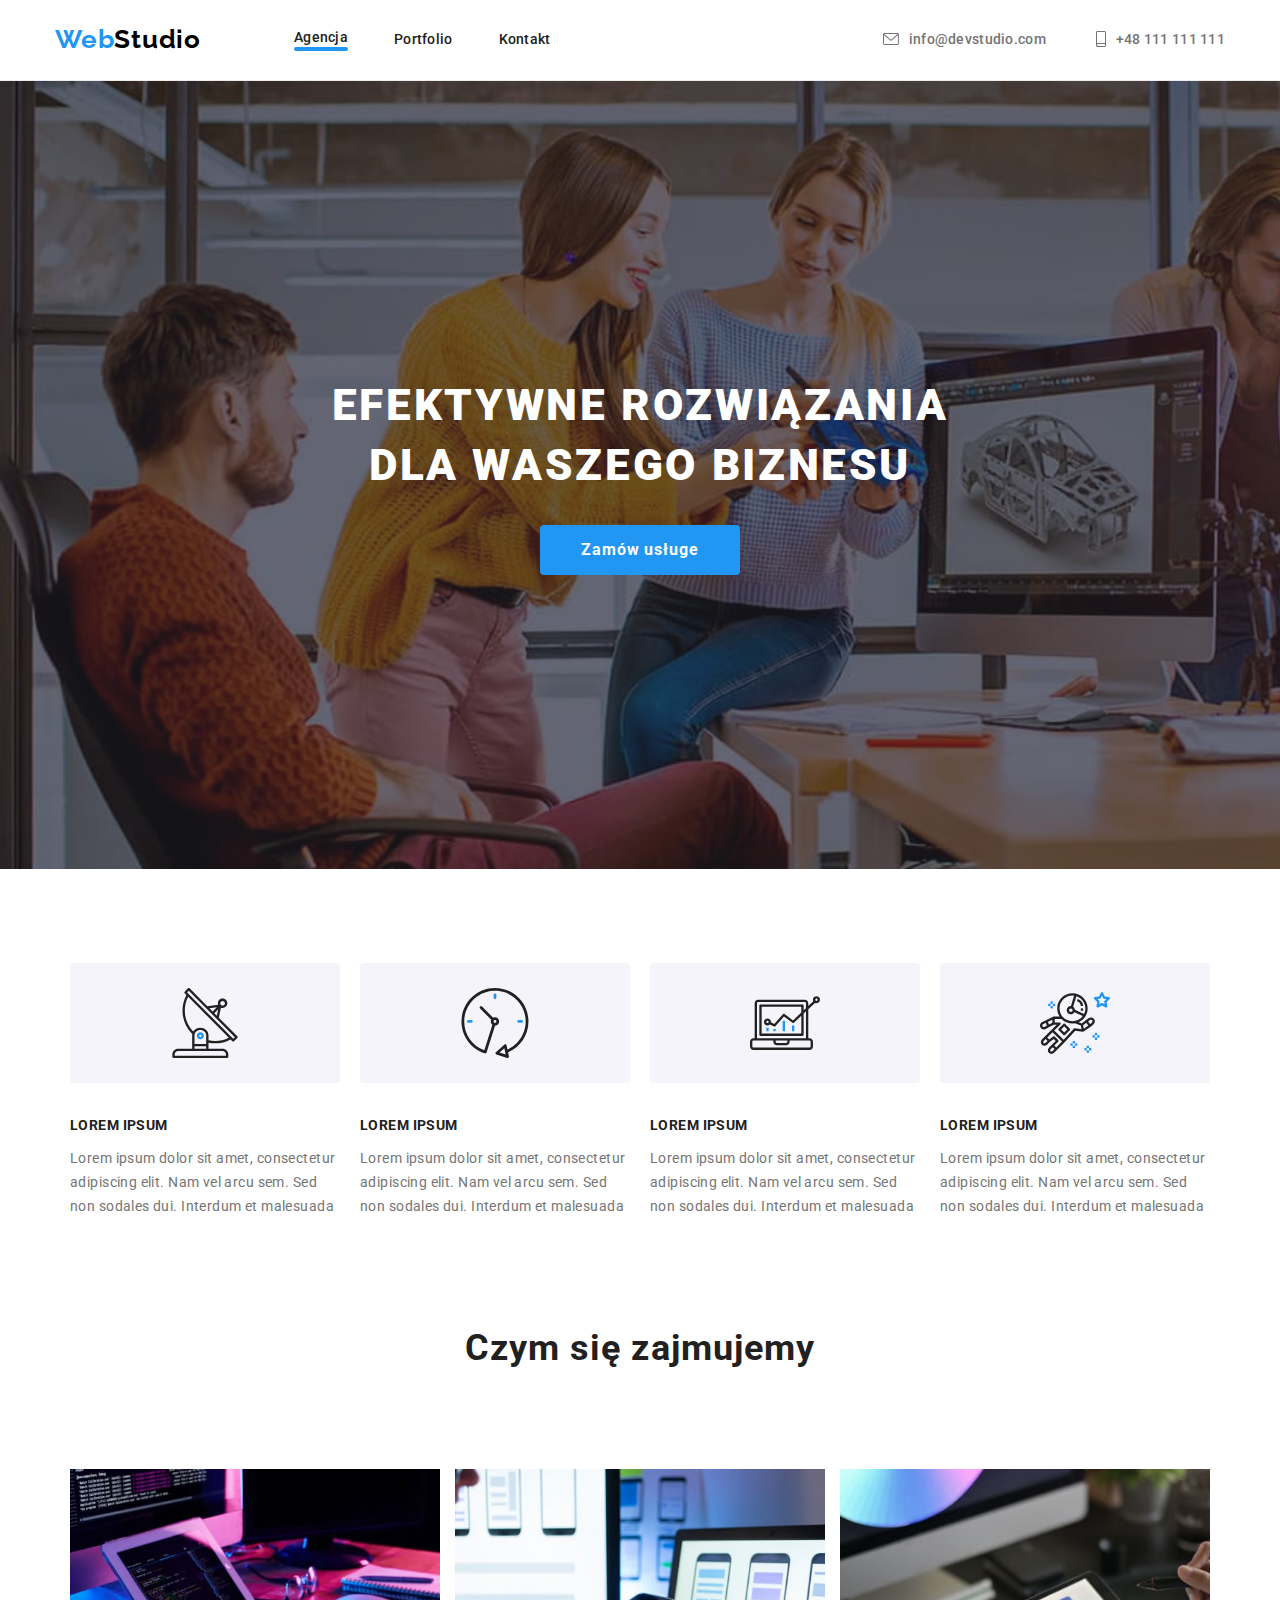
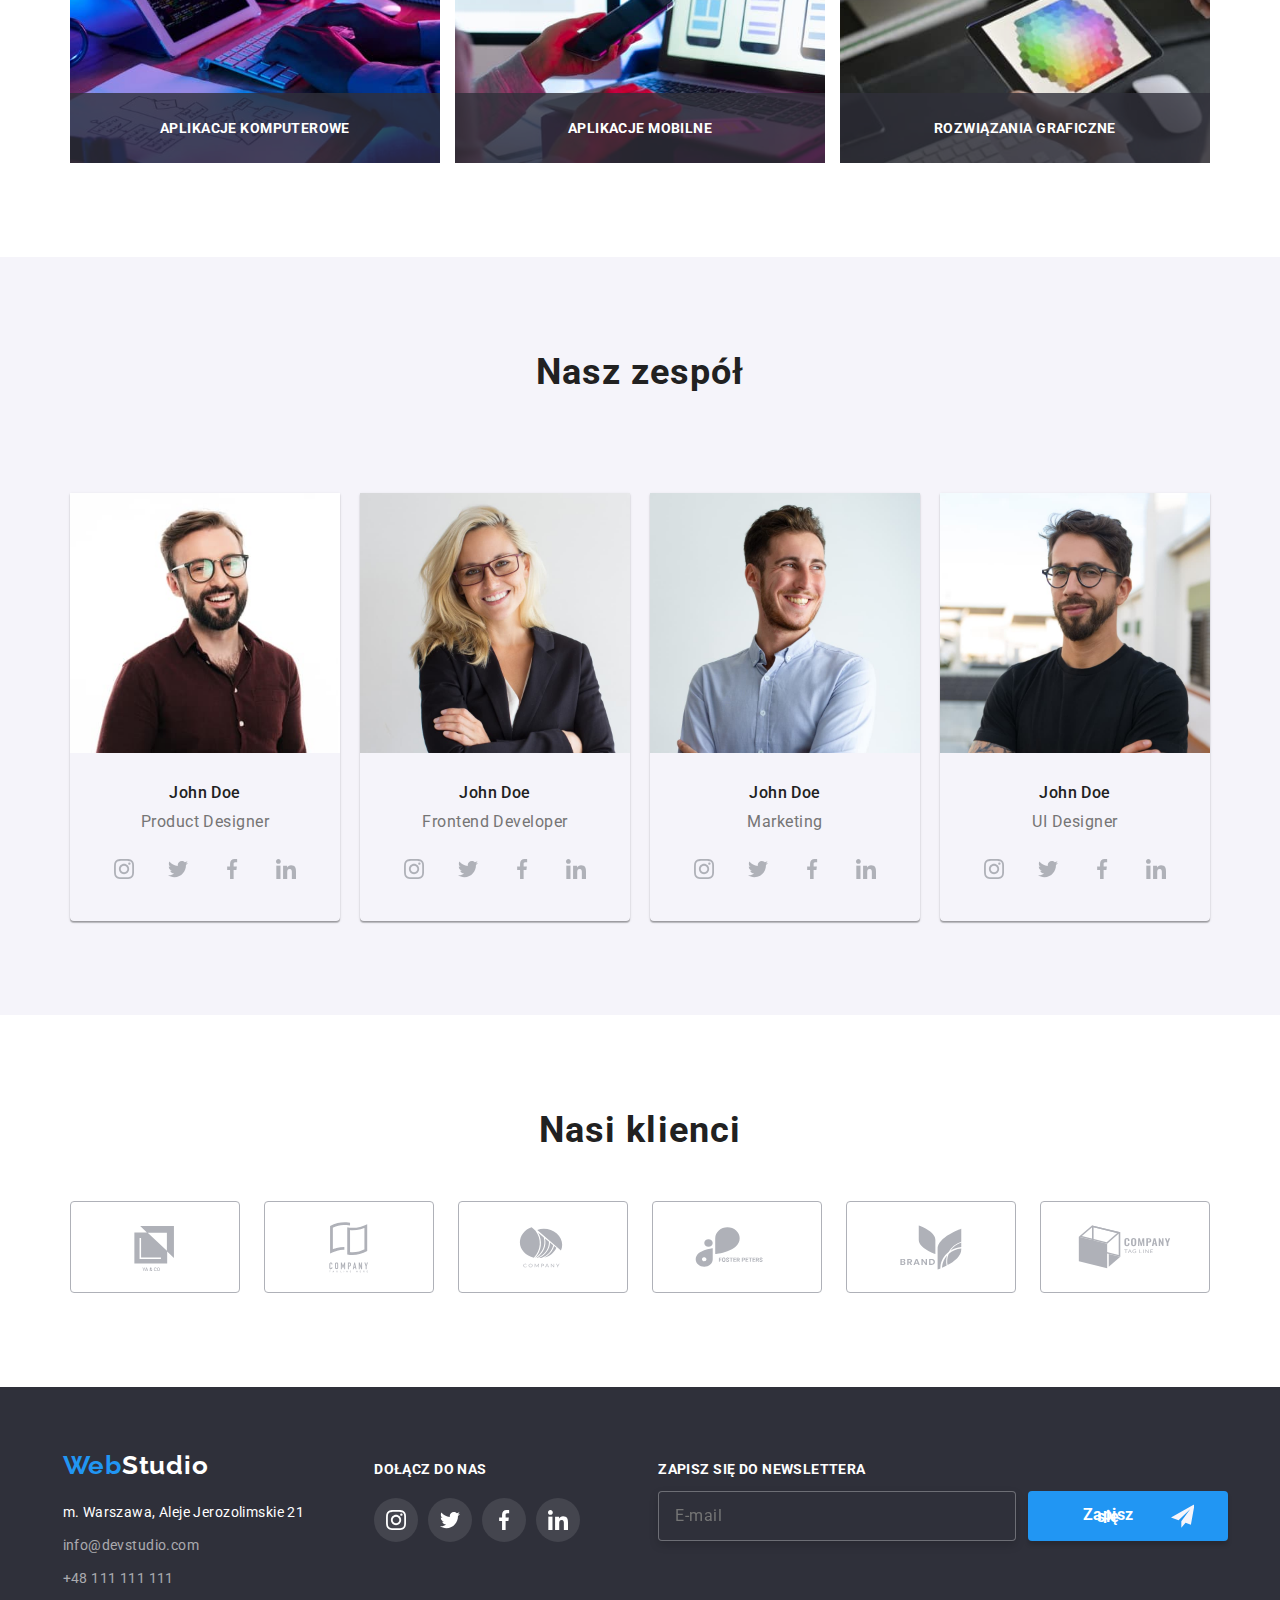
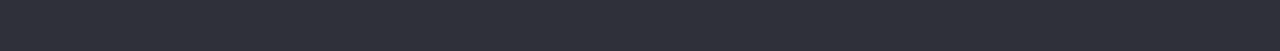
<file: index.html>
<!DOCTYPE html>
<html lang="pl">

<head>
    <meta charset="UTF-8">
    <meta http-equiv="X-UA-Compatible" content="IE=edge">
    <meta name="viewport" content="width=device-width, initial-scale=1.0">

    <link rel="stylesheet" href="https://cdnjs.cloudflare.com/ajax/libs/modern-normalize/1.0.0/modern-normalize.min.css" />
    <link rel="stylesheet" href="css/main.min.css">
    <link rel="preconnect" href="https://fonts.googleapis.com">
    <link rel="preconnect" href="https://fonts.gstatic.com" crossorigin>
    <link
        href="https://fonts.googleapis.com/css2?family=Raleway:wght@400;700&family=Roboto:wght@400;500;700;900&display=swap"
        rel="stylesheet">     
    <title>Studio</title>
</head>

<body>
    <header class="header">
        <div class="container">
            <a class="logo logo__header link" href="index.html">Web<span class="logo_light-theme">Studio</span></a>
            <nav class="navigation">
                <ul class="navigation-list">
                    <li class="navigation-list__item navigation-list__item_active">
                        <a class="navigation-list__link" href="./index.html">
                            Agencja
                        </a>
                    </li>
                    <li class="navigation-list__item">
                        <a class="navigation-list__link" href="./portfolio.html">
                            Portfolio
                        </a>
                    </li>
                    <li class="navigation-list__item">
                        <a class="navigation-list__link" href="#">
                            Kontakt
                        </a>
                    </li>
                </ul>
            </nav>

            <ul class="contact-list">
                <li class="contact-list__item">
                    <a class="contact-list__link contact-list__link_mail" href="mailto:info@devstudio.com">
                        <svg class="contact-list__icon contact-list__icon_mail-icon" width="16" height="12">
                            <use href="images/icons.svg#icon-contact-01-envelope"></use>
                        </svg>
                        info@devstudio.com
                    </a>
                </li>
                <li class="contact-list__item">
                    <a class="contact-list__link contact-list__link_tel" href="tel:48111111111">
                        <svg class="contact-list__icon contact-list__icon_smartphone-icon" width="10" height="16">
                            <use href="images/icons.svg#icon-contact-02-smartphone"></use>
                        </svg>
                        +48 111 111 111
                    </a>
                </li>
            </ul>
        </div>
    </header>

    <main>
        <!-- HERO -->
        <section class="section-hero">
            <div class="container">
                <ul class="section-hero_list">
                    <li class="section-hero-list__item">
                        <h1 class="section-hero_title">EFEKTYWNE ROZWIĄZANIA DLA WASZEGO BIZNESU</h1>
                    </li>
                    <li class="section-hero-list__item">
                        <button class="button__order" type="button" data-modal-open>Zamów usługe</button>
                    </li>
                </ul>            
            </div>
        </section>

        <!-- 4x DISCRIPTION -->
        <section class="section-discription">
            <div class="container">
                <h2 class="section-title section-title__discription" hidden> Opisy </h2>
                <ul class="discription-list list">
                    <li class="discription-list__item link">
                        <svg class="discription-list__icon" width="70" height="70">
                            <use href="images/icons.svg#icon-mark-01-antenna"></use>
                        </svg>
                        <h3 class="discription-list__item_title">LOREM IPSUM</h3>
                        <p class="discription-list__item_p">Lorem ipsum dolor sit amet, consectetur adipiscing elit. Nam vel arcu sem.
                            Sed non sodales dui. Interdum et malesuada</p>
                    </li>
                    <li class="discription-list__item">
                        <svg class="discription-list__icon" width="70" height="70">
                            <use href="images/icons.svg#icon-mark-02-clock"></use>
                        </svg>
                        <h3 class="discription-list__item_title">LOREM IPSUM</h3>
                        <p class="discription-list__item_p">Lorem ipsum dolor sit amet, consectetur adipiscing elit. Nam vel arcu sem.
                            Sed non sodales dui. Interdum et malesuada</p>
                    </li>
                    <li class="discription-list__item">
                        <svg class="discription-list__icon" width="70" height="70">
                            <use href="images/icons.svg#icon-mark-03-diagram"></use>
                        </svg>
                        <h3 class="discription-list__item_title">LOREM IPSUM</h3>
                        <p class="discription-list__item_p">Lorem ipsum dolor sit amet, consectetur adipiscing elit. Nam vel arcu sem.
                            Sed non sodales dui. Interdum et malesuada</p>
                    </li>
                    <li class="discription-list__item">
                        <svg class="discription-list__icon" width="70" height="70">
                            <use href="images/icons.svg#icon-mark-04-astronaut"></use>
                        </svg>
                        <h3 class="discription-list__item_title">LOREM IPSUM</h3>
                        <p class="discription-list__item_p">Lorem ipsum dolor sit amet, consectetur adipiscing elit. Nam vel arcu sem.
                            Sed non sodales dui. Interdum et malesuada</p>
                    </li>
                </ul>
            </div>
        </section>

        <!-- ABOUT US SECTION -->
        <section class="section-about-us">
            <div class="container">
                <h2 class="section-title section-title__about-us">
                    Czym się zajmujemy
                </h2>
                <ul class="about-us__list">
                    <li class="about-us__item">
                        <a class="about-us__link" href="#">
                            <div class="about-us__thumb">
                                <img class="about-us__thumb_img" src="./images/what-we-do-01.jpg"
                                alt="Laptop, pisanie na klawiaturze" width="370" height="294">
                                <h3 class="about-us__thumb_label">
                                    aplikacje komputerowe
                                </h3>
                            </div>
                        </a>
                    </li>
                    <li class="about-us__item">
                        <a class="about-us__link" href="#">
                            <div class="about-us__thumb">
                                <h3 class="about-us__thumb_label">
                                    aplikacje mobilne
                                </h3>
                                <img class="about-us__thumb_img" src="./images/what-we-do-02.jpg"
                                alt="Używanie telefonu przy komputerze" width="370" height="294">
                            </div>
                        </a>
                        </li>
                    <li class="about-us__item">
                        <a class="about-us__link" href="#">
                            <div class="about-us__thumb">
                                <h3 class="about-us__thumb_label">
                                    rozwiązania graficzne
                                </h3>
                                <img class="about-us__thumb_img" src="./images/what-we-do-03.jpg"
                                alt="Praca na tablecie, paleta barw, dobieranie kolorów" width="370" height="294">
                            </div>
                        </a>
                    </li>
                </ul>
            </div>
        </section>

        <!-- OUR TEAM SECTION -->
        <section class="section-our-team">
            <div class="container">
                <h2 class="section-title section-title__our-team">
                    Nasz zespół
                </h2>
                <ul class="section-our-team__list">
                    
                    <li class="section-our-team__item">
                        <img class="section-our-team_img" src="./images/person-01.jpg" alt="Uśmiechnięty mężczyzna w okularach" width="270"
                            height="260">
                        <h3 class="section-our-team_name">John Doe</h3>
                        <p class="section-our-team_p">Product Designer</p>
                        <ul class="social-media-list">
                            <li class="social-media-list_item">
                                <a class="social-media-list_link" href="">
                                    <svg class="social-media_icon">
                                        <use href="images/icons.svg#icon-sm-01-instagram"></use>
                                    </svg>
                                </a>
                            </li>
                            <li class="social-media-list_link">
                                <a class="social-media-list_link" href="">
                                    <svg class="social-media_icon">
                                        <use href="images/icons.svg#icon-sm-02-twitter"></use>
                                    </svg>
                                </a>
                            </li>
                            <li class="social-media-list_link">
                                <a class="social-media-list_link" href="">
                                    <svg class="social-media_icon">
                                        <use href="images/icons.svg#icon-sm-03-facebook"></use>
                                    </svg>
                                </a>
                            </li>
                            <li class="social-media-list_link">
                                <a class="social-media-list_link" href="">
                                    <svg class="social-media_icon">
                                        <use href="images/icons.svg#icon-sm-04-linkedin"></use>
                                    </svg>
                                </a>
                            </li>
                        </ul>
                    </li>
                    
                    <li class="section-our-team__item">
                        <img class="section-our-team_img" src="./images/person-02.jpg" alt="Uśmiechnięta kobieta w okularach, blondynka"
                            width="270" height="260">
                        <h3 class="section-our-team_name">John Doe</h3>
                        <p class="section-our-team_p">Frontend Developer</p>
                        <ul class="social-media-list">
                            <li class="social-media-list_link">
                                <a class="social-media-list_link" href="">
                                    <svg class="social-media_icon">
                                        <use href="images/icons.svg#icon-sm-01-instagram"></use>
                                    </svg>
                                </a>
                            </li>
                            <li class="social-media-list_link">
                                <a class="social-media-list_link" href="">
                                    <svg class="social-media_icon">
                                        <use href="images/icons.svg#icon-sm-02-twitter"></use>
                                    </svg>
                                </a>
                            </li>
                            <li class="social-media-list_link">
                                <a class="social-media-list_link" href="">
                                    <svg class="social-media_icon">
                                        <use href="images/icons.svg#icon-sm-03-facebook"></use>
                                    </svg>
                                </a>
                            </li>
                            <li class="social-media-list_link">
                                <a class="social-media-list_link" href="">
                                    <svg class="social-media_icon">
                                        <use href="images/icons.svg#icon-sm-04-linkedin"></use>
                                    </svg>
                                </a>
                            </li>
                        </ul>
                    </li>
                    
                    <li class="section-our-team__item">
                        <img class="section-our-team_img" src="./images/person-03.jpg" alt="Uśmiechnięty mężczyzna w niebieskiej koszuli"
                            width="270" height="260">
                        <h3 class="section-our-team_name">John Doe</h3>
                        <p class="section-our-team_p">Marketing</p>
                        <ul class="social-media-list">
                            <li class="social-media-list-item">
                                <a class="social-media-list_link" href="">
                                    <svg class="social-media_icon">
                                        <use href="images/icons.svg#icon-sm-01-instagram"></use>
                                    </svg>
                                </a>
                            </li>
                            <li class="social-media-list_link">
                                <a class="social-media-list_link" href="">
                                    <svg class="social-media_icon">
                                        <use href="images/icons.svg#icon-sm-02-twitter"></use>
                                    </svg>
                                </a>
                            </li>
                            <li class="social-media-list_link">
                                <a class="social-media-list_link" href="">
                                    <svg class="social-media_icon">
                                        <use href="images/icons.svg#icon-sm-03-facebook"></use>
                                    </svg>
                                </a>
                            </li>
                            <li class="social-media-list_link">
                                <a class="social-media-list_link" href="">
                                    <svg class="social-media_icon">
                                        <use href="images/icons.svg#icon-sm-04-linkedin"></use>
                                    </svg>
                                </a>
                            </li>
                        </ul>
                    </li>
                    
                    <li class="section-our-team__item">
                        <img class="section-our-team_img" src="./images/person-04.jpg" alt="Uśmiechnięty mężczyzna w czarnym T-shircie"
                            width="270" height="260">
                        <h3 class="section-our-team_name">John Doe</h3>
                        <p class="section-our-team_p">UI Designer</p>
                        <ul class="social-media-list">
                            <li class="social-media-list-item">
                                <a class="social-media-list_link" href="">
                                    <svg class="social-media_icon">
                                        <use href="images/icons.svg#icon-sm-01-instagram"></use>
                                    </svg>
                                </a>
                            </li>
                            <li class="social-media-list-item">
                                <a class="social-media-list_link" href="">
                                    <svg class="social-media_icon">
                                        <use href="images/icons.svg#icon-sm-02-twitter"></use>
                                    </svg>
                                </a>
                            </li>
                            <li class="social-media-list-item">
                                <a class="social-media-list_link" href="">
                                    <svg class="social-media_icon">
                                        <use href="images/icons.svg#icon-sm-03-facebook"></use>
                                    </svg>
                                </a>
                            </li>
                            <li class="social-media-list-item">
                                <a class="social-media-list_link" href="">
                                    <svg class="social-media_icon">
                                        <use href="images/icons.svg#icon-sm-04-linkedin"></use>
                                    </svg>
                                </a>
                            </li>
                        </ul>
                    </li>

                </ul>
            </div>
        </section>

        <!-- OUR CLIENTS SECTION -->
        <section class="section-our-clients">
            <div class="container">
                <h2 class="section-title section-title__our-clients">
                    Nasi klienci
                </h2>
                
                <ul class="section-our-clients-list">
                    <li class="section-our-clients__item">
                        <a class="section-our-clients__link" href="#">
                            <svg class="section-our-clients__icon" width="106" height="60" viewBox="0 0 53 30">
                                <use href="images/icons.svg#icon-client-01-logo"></use>
                            </svg>
                        </a>
                    </li>
                    <li class="section-our-clients__item">
                        <a class="section-our-clients__link" href="#">
                            <svg class="section-our-clients__icon" width="106" height="60" viewBox="0 0 53 30">
                                <use href="images/icons.svg#icon-client-02-logo"></use>
                            </svg>
                        </a>
                    </li>
                    <li class="section-our-clients__item">
                        <a class="section-our-clients__link" href="#">
                            <svg class="section-our-clients__icon" width="106" height="60">
                                <use href="images/icons.svg#icon-client-03-logo"></use>
                            </svg>
                        </a>
                    </li>
                    <li class="section-our-clients__item">
                        <a class="section-our-clients__link" href="#">
                            <svg class="section-our-clients__icon" width="106" height="60">
                                <use href="images/icons.svg#icon-client-04-logo"></use>
                            </svg>
                        </a>
                    </li>
                    <li class="section-our-clients__item">
                        <a class="section-our-clients__link" href="#">
                            <svg class="section-our-clients__icon" width="106" height="60">
                                <use href="images/icons.svg#icon-client-05-logo"></use>
                            </svg>
                        </a>
                    </li>
                    <li class="section-our-clients__item">
                        <a class="section-our-clients__link" href="#">
                            <svg class="section-our-clients__icon" width="106" height="60">
                                <use href="images/icons.svg#icon-client-06-logo"></use>
                            </svg>
                        </a>
                    </li>
                </ul>
            </div>
        </section>

    </main>

    <footer class="footer">
        <div class="container">
            <div class="footer__address">
                <a class="logo__footer" href="index.html">Web<span class="logo_dark-theme">Studio</span></a>
                <address class="address">
                    <ul class="address-list">
                        <li class="address-list__item">
                            <a class="address-list__link address-list__link_map" href="https://goo.gl/maps/ernnG9uicjJtaxMD9" target="blank">m.
                                Warszawa, Aleje Jerozolimskie 21</a>
                        </li>
                        <li class="address-list__item">
                            <a class="address-list__link address-list__link_mail" href="mailto:info@devstudio.com">info@devstudio.com</a>
                        </li>
                        <li class="address-list__item">
                            <a class="address-list__link address-list__link_tel" href="tel:+48111111111">+48 111 111 111</a>
                        </li>
                    </ul>
                </address>
            </div>

            <div class="footer-social-media">
                <p class="call-to-action">Dołącz do nas</p>
                    <ul class="footer-social-media-list">
                        <li class="footer-social-media-list__item">
                            <a class="footer-social-media-list__link" href="#">
                                <svg class="footer-social-media-list__icon">
                                    <use href="images/icons.svg#icon-sm-01-instagram"></use>
                                </svg>
                            </a>
                        </li>
                        <li class="footer-social-media-list__item">
                            <a class="footer-social-media-list__link" href="#">
                                <svg class="footer-social-media-list__icon">
                                    <use href="images/icons.svg#icon-sm-02-twitter"></use>
                                </svg>
                            </a>
                        </li>
                        <li class="footer-social-media-list__item">
                            <a class="footer-social-media-list__link" href="#">
                                <svg class="footer-social-media-list__icon">
                                    <use href="images/icons.svg#icon-sm-03-facebook"></use>
                                </svg>
                            </a>
                        </li>
                        <li class="footer-social-media-list__item">
                            <a class="footer-social-media-list__link" href="#">
                                <svg class="footer-social-media-list__icon">
                                    <use href="images/icons.svg#icon-sm-04-linkedin"></use>
                                </svg>
                            </a>
                        </li>
                    </ul>
            </div>

            <div class="footer-newsletter">
                <h3 class="footer-newsletter__title">Zapisz się do newslettera</h3>
                    <div class="footer-newsletter__container">
                        <form class="footer-newsletter__form">
                            <label class="footer-newsletter__label">
                                <input
                                    class="footer-newsletter__input" type="email" name="email" placeholder="E-mail"
                                />
                            </label>
                        </form>
                        <button type="submit" class="button__sign-up">Zapisz się
                            <svg class="button__sign-up_icon" width="24" height="24">
                                <use href="images/icons.svg#icon-form-send"></use>
                            </svg>
                        </button>
                    </div>
            </div>

        </div>
    </footer>

    <div class="backdrop is-hidden" data-modal>
        <div class="modal">
            <svg class="close-button" data-modal-close>
                <use href="images/icons.svg#icon-close"></use>
            </svg>
            <p class="modal-title">
                Zostaw swoje dane w formularzu poniżej
            </p>
            <form class="modal-form">
                <label class="modal-form-label modal-form-label-name"> 
                    Imie
                    <span class="modal-form-input-wrapper">
                        <input 
                            class="modal-form-input modal-form-input-name"
                            type="text"
                            name="name"
                            placeholder="" />
                        <svg class="modal-form-icon" width="18" height="18">
                            <use href="images/icons.svg#icon-form-01-person"></use>
                        </svg>
                    </span>
                </label>

                <label class="modal-form-label modal-form-label-phone">
                    Telefon
                    <span class="modal-form-input-wrapper">
                        <input 
                            class="modal-form-input modal-form-input-phone" 
                            type="tel"
                            name="phone"
                            placeholder="" />
                        <svg class="modal-form-icon" width="18" height="18">
                            <use href="images/icons.svg#icon-form-02-phone"></use>
                        </svg>
                    </span>
                </label>

                <label class="modal-form-label modal-form-label-email"> 
                    E-mail
                    <span class="modal-form-input-wrapper">
                        <input 
                            class="modal-form-input modal-form-input-email"
                            type="email"
                            name="email"
                            placeholder="" />
                        <svg class="modal-form-icon" width="18" height="18">
                            <use href="images/icons.svg#icon-form-03-email"></use>
                        </svg>
                    </span>
                </label>

                <label class="modal-form-label modal-form-label-message">
                    Komentarz
                    <span class="modal-form-message-wrapper">
                    <textarea class="modal-form-input-message" type="text" name="message" rows="10" placeholder="Wprowadź tekst"></textarea>
                    </span>
                </label>

                <span class="modal-form-policy-wrapper">
                    <input 
                    class="modal-form-policy hidden"
                    id="policy" 
                    type="checkbox" 
                    name="policy" 
                    value="policy"/>
                    <label for="policy" class="modal-form-policy-label">
                        Oświadczam iż akceptuję&nbsp;
                        <a href="#" class="policy-link">Regulamin</a>&nbsp;i&nbsp;
                        <a href="#" class="policy-link">Politykę Prywatności.</a>
                    </label>
                </span>

                <button class="modal-form-button button" type="submit">Wyślij</button>

            </form>

        </div>
    </div>

    <script src="./js/modal.js"></script>
    
</body>


</html>
</file>
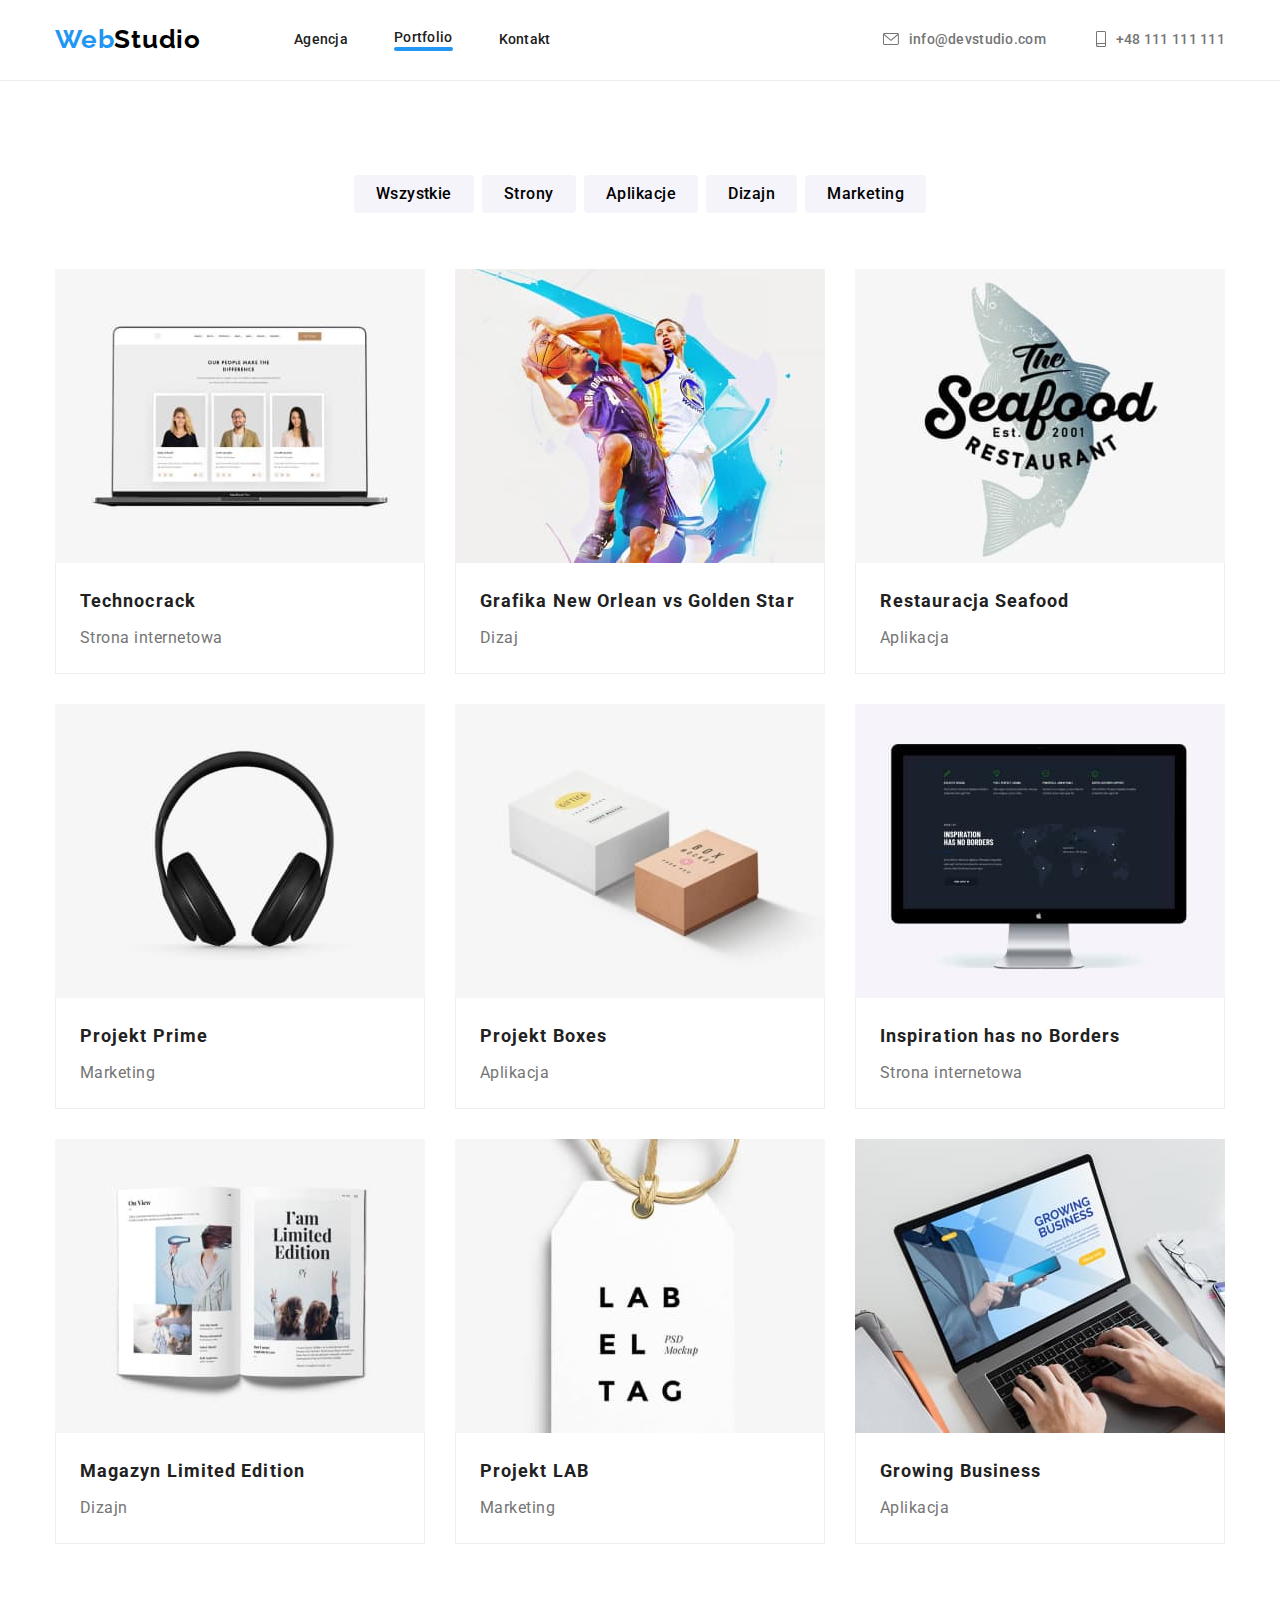
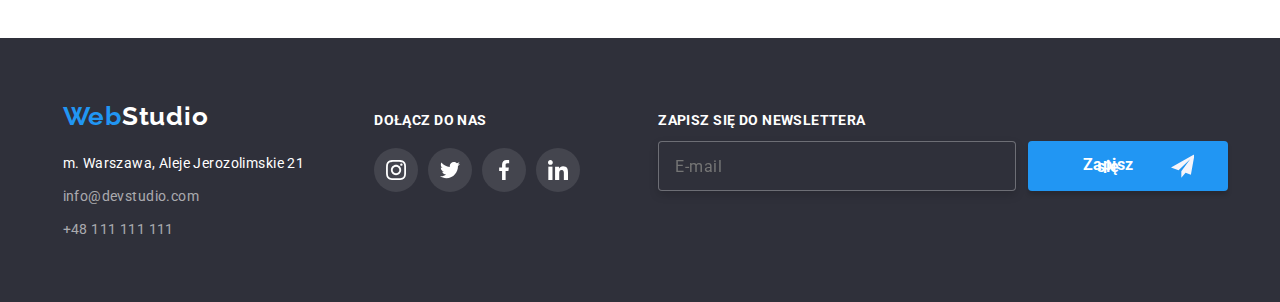
<file: portfolio.html>
<!DOCTYPE html>
<html lang="pl">

<head>
    <meta charset="UTF-8">
    <meta http-equiv="X-UA-Compatible" content="IE=edge">
    <meta name="viewport" content="width=device-width, initial-scale=1.0">

    <link rel="stylesheet" href="https://cdnjs.cloudflare.com/ajax/libs/modern-normalize/1.0.0/modern-normalize.min.css" />
    <link rel="stylesheet" href="css/main.min.css">
    <link rel="preconnect" href="https://fonts.googleapis.com">
    <link rel="preconnect" href="https://fonts.gstatic.com" crossorigin>
    <link
        href="https://fonts.googleapis.com/css2?family=Raleway:wght@400;700&family=Roboto:wght@400;500;700;900&display=swap"
        rel="stylesheet">
    <title>Portfolio</title>
</head>

<body>
    <header class="header">
        <div class="container">
            <a class="logo logo__header" href="index.html">Web<span class="logo_light-theme">Studio</span></a>
            <nav class="navigation">
                <ul class="navigation-list">
                    <li class="navigation-list__item">
                        <a class="navigation-list__link" href="./index.html">
                            Agencja
                        </a>
                    </li>
                    <li class="navigation-list__item navigation-list__item_active">
                        <a class="navigation-list__link" href="./portfolio.html">
                            Portfolio
                        </a>
                    </li>
                    <li class="navigation-list__item">
                        <a class="navigation-list__link" href="#">
                            Kontakt
                        </a>
                    </li>
                </ul>
            </nav>
    
            <ul class="contact-list">
                <li class="contact-list__item">
                    <a class="contact-list__link contact-list__link_mail" href="mailto:info@devstudio.com">
                        <svg class="contact-list__icon contact-list__icon_mail-icon" width="16" height="12">
                            <use href="images/icons.svg#icon-contact-01-envelope"></use>
                        </svg>
                        info@devstudio.com
                    </a>
                </li>
                <li class="contact-list__item">
                    <a class="contact-list__link contact-list__link_tel" href="tel:48111111111">
                        <svg class="contact-list__icon contact-list__icon_smartphone-icon" width="10" height="16">
                            <use href="images/icons.svg#icon-contact-02-smartphone"></use>
                        </svg>
                        +48 111 111 111
                    </a>
                </li>
            </ul>
        </div>
    </header>

    <main class="section">
        <!-- CATEGORIES -->
        <section class="section-categories">
            <div class="menu container">
                <h2 class="section-title" hidden> Opisy - tak wiem, że tutaj nie powinno być nagłówka </h2>
                <ul class="categories-list">
                    <li class="categories-item"><button class="button__menu" type="button">Wszystkie</button></li>
                    <li class="categories-item"><button class="button__menu" type="button">Strony</button></li>
                    <li class="categories-item"><button class="button__menu" type="button">Aplikacje</button></li>
                    <li class="categories-item"><button class="button__menu" type="button">Dizajn</button></li>
                    <li class="categories-item"><button class="button__menu" type="button">Marketing</button></li>
                </ul>
            </div>
        </section>

        <!-- 9x ZDJĘCIA -->
        <section class="section-categories-pictures">
            <div class="photo-galery container">
                <h2 class="section-title" hidden> Opisy - tak wiem, że tutaj nie powinno być nagłówka </h2>
                <ul class="categories-pictures-list">
                    <li class="categories-pictures-list__item">
                        <div class="categories-pictures-list__box">
                            <img class="categories-pictures-list__img" src="./images/portfolio-img-01.jpg" alt="przykładowa strona interntowa" width="370" height="294">
                                <div class="categories-pictures-overlay">
                                    <p class="categories-pictures-overlay_p">Technocrack jest popularną platformą wykorzystywaną do rozpowszechniania koronawirusa. Firmy wykorzystują tę platformę do celów szpiegowskich i ataków na niezabezpieczone serwery konkurencji</p>
                                </div>
                        </div>
                        <div class="categories-pictures-list__discription">
                            <h3 class="categories-pictures-list__discription_name">Technocrack</h3>
                            <p class="categories-pictures-list__discription_p">Strona internetowa</p>
                        </div>
                    </li>
                   
                    <li class="categories-pictures-list__item">
                        <div class="categories-pictures-list__box">
                            <img class="categories-pictures-list__img" src="./images/portfolio-img-02.jpg" alt="koszykarze mecz" width="370" height="294">
                                <div class="categories-pictures-overlay">
                                    <p class="categories-pictures-overlay_p">Technocrack jest popularną platformą wykorzystywaną do rozpowszechniania koronawirusa. Firmy wykorzystują tę platformę do celów szpiegowskich i ataków na niezabezpieczone serwery konkurencji</p>
                                </div>
                        </div>
                        <div class="categories-pictures-list__discription">
                            <h3 class="categories-pictures-list__discription_name">Grafika New Orlean vs Golden Star</h3>
                            <p class="categories-pictures-list__discription_p">Dizaj</p>
                        </div> 
                    </li>
                    
                    <li class="categories-pictures-list__item">
                        <div class="categories-pictures-list__box">
                            <img class="categories-pictures-list__img" src="./images/portfolio-img-03.jpg" alt="logo seafood z rybą" width="370" height="294">
                                <div class="categories-pictures-overlay">
                                    <p class="categories-pictures-overlay_p">Technocrack jest popularną platformą wykorzystywaną do rozpowszechniania koronawirusa. Firmy wykorzystują tę platformę do celów szpiegowskich i ataków na niezabezpieczone serwery konkurencji</p>
                                </div>
                        </div>
                        <div class="categories-pictures-list__discription">
                            <h3 class="categories-pictures-list__discription_name">Restauracja Seafood</h3>
                            <p class="categories-pictures-list__discription_p">Aplikacja</p>
                        </div>
                    </li>
                    
                    <li class="categories-pictures-list__item">
                        <div class="categories-pictures-list__box">
                            <img class="categories-pictures-list__img" src="./images/portfolio-img-04.jpg" alt="słuchawki" width="370" height="294">
                                <div class="categories-pictures-overlay">
                                    <p class="categories-pictures-overlay_p">Technocrack jest popularną platformą wykorzystywaną do rozpowszechniania koronawirusa. Firmy wykorzystują tę platformę do celów szpiegowskich i ataków na niezabezpieczone serwery konkurencji</p>
                                </div>
                        </div>
                        <div class="categories-pictures-list__discription">
                            <h3 class="categories-pictures-list__discription_name">Projekt Prime</h3>
                            <p class="categories-pictures-list__discription_p">Marketing</p>
                        </div>
                    </li>

                    <li class="categories-pictures-list__item">
                        <div class="categories-pictures-list__box">
                            <img class="categories-pictures-list__img" src="./images/portfolio-img-05.jpg" alt="projekty pudełek - przykłady" width="370" height="294">
                                <div class="categories-pictures-overlay">
                                    <p class="categories-pictures-overlay_p">Technocrack jest popularną platformą wykorzystywaną do rozpowszechniania
                                        koronawirusa. Firmy wykorzystują tę platformę do celów szpiegowskich i ataków na niezabezpieczone serwery
                                        konkurencji</p>
                                </div>
                         </div>
                         <div class="categories-pictures-list__discription">
                            <h3 class="categories-pictures-list__discription_name">Projekt Boxes</h3>
                            <p class="categories-pictures-list__discription_p">Aplikacja</p>
                        </div>                        
                    </li>

                    <li class="categories-pictures-list__item">
                        <div class="categories-pictures-list__box">
                            <img class="categories-pictures-list__img" src="./images/portfolio-img-06.jpg" alt="monitor komputera" width="370" height="294">
                                <div class="categories-pictures-overlay">
                                    <p class="categories-pictures-overlay_p">Technocrack jest popularną platformą wykorzystywaną do rozpowszechniania
                                        koronawirusa. Firmy wykorzystują tę platformę do celów szpiegowskich i ataków na niezabezpieczone serwery
                                        konkurencji</p>
                                </div>
                        </div>
                        <div class="categories-pictures-list__discription">
                            <h3 class="categories-pictures-list__discription_name">Inspiration has no Borders</h3>
                            <p class="categories-pictures-list__discription_p">Strona internetowa</p>
                        </div>
                    </li>

                    <li class="categories-pictures-list__item">
                        <div class="categories-pictures-list__box">
                            <img class="categories-pictures-list__img" src="./images/portfolio-img-07.jpg" alt="magazyn" width="370" height="294">
                                <div class="categories-pictures-overlay">
                                    <p class="categories-pictures-overlay_p">Technocrack jest popularną platformą wykorzystywaną do rozpowszechniania
                                        koronawirusa. Firmy wykorzystują tę platformę do celów szpiegowskich i ataków na niezabezpieczone serwery
                                        konkurencji</p>
                                </div>
                        </div>
                        <div class="categories-pictures-list__discription">
                            <h3 class="categories-pictures-list__discription_name">Magazyn Limited Edition</h3>
                            <p class="categories-pictures-list__discription_p">Dizajn</p>
                        </div>
                    </li>

                    <li class="categories-pictures-list__item">
                        <div class="categories-pictures-list__box">
                            <img class="categories-pictures-list__img" src="./images/portfolio-img-08.jpg" alt="metka ubrania" width="370" height="294">
                                <div class="categories-pictures-overlay">
                                    <p class="categories-pictures-overlay_p">Technocrack jest popularną platformą wykorzystywaną do rozpowszechniania
                                        koronawirusa. Firmy wykorzystują tę platformę do celów szpiegowskich i ataków na niezabezpieczone serwery
                                        konkurencji</p>
                                </div>
                         </div>
                         <div class="categories-pictures-list__discription">
                            <h3 class="categories-pictures-list__discription_name">Projekt LAB</h3>
                            <p class="categories-pictures-list__discription_p">Marketing</p>
                        </div>
                    </li>

                    <li class="categories-pictures-list__item">
                        <div class="categories-pictures-list__box">
                            <img class="categories-pictures-list__img" src="./images/portfolio-img-09.jpg" alt="laptop pisanie na klawiaturze" width="370" height="294">
                                <div class="categories-pictures-overlay">
                                    <p class="categories-pictures-overlay_p">Technocrack jest popularną platformą wykorzystywaną do rozpowszechniania
                                        koronawirusa. Firmy wykorzystują tę platformę do celów szpiegowskich i ataków na niezabezpieczone serwery
                                        konkurencji</p>
                                </div>
                         </div>
                         <div class="categories-pictures-list__discription">
                            <h3 class="categories-pictures-list__discription_name">Growing Business</h3>
                            <p class="categories-pictures-list__discription_p">Aplikacja</p>
                        </div>
                    </li>

                </ul>
            </div>
        </section>
    </main>

    <footer class="footer">
        <div class="container">
            <div class="footer__address">
                <a class="logo__footer" href="index.html">Web<span class="logo_dark-theme">Studio</span></a>
                <address class="address">
                    <ul class="address-list">
                        <li class="address-list__item">
                            <a class="address-list__link address-list__link_map" href="https://goo.gl/maps/ernnG9uicjJtaxMD9"
                                target="blank">m.
                                Warszawa, Aleje Jerozolimskie 21</a>
                        </li>
                        <li class="address-list__item">
                            <a class="address-list__link address-list__link_mail"
                                href="mailto:info@devstudio.com">info@devstudio.com</a>
                        </li>
                        <li class="address-list__item">
                            <a class="address-list__link address-list__link_tel" href="tel:+48111111111">+48 111 111 111</a>
                        </li>
                    </ul>
                </address>
            </div>
    
            <div class="footer-social-media">
                <p class="call-to-action">Dołącz do nas</p>
                <ul class="footer-social-media-list">
                    <li class="footer-social-media-list__item">
                        <a class="footer-social-media-list__link" href="#">
                            <svg class="footer-social-media-list__icon">
                                <use href="images/icons.svg#icon-sm-01-instagram"></use>
                            </svg>
                        </a>
                    </li>
                    <li class="footer-social-media-list__item">
                        <a class="footer-social-media-list__link" href="#">
                            <svg class="footer-social-media-list__icon">
                                <use href="images/icons.svg#icon-sm-02-twitter"></use>
                            </svg>
                        </a>
                    </li>
                    <li class="footer-social-media-list__item">
                        <a class="footer-social-media-list__link" href="#">
                            <svg class="footer-social-media-list__icon">
                                <use href="images/icons.svg#icon-sm-03-facebook"></use>
                            </svg>
                        </a>
                    </li>
                    <li class="footer-social-media-list__item">
                        <a class="footer-social-media-list__link" href="#">
                            <svg class="footer-social-media-list__icon">
                                <use href="images/icons.svg#icon-sm-04-linkedin"></use>
                            </svg>
                        </a>
                    </li>
                </ul>
            </div>

            <div class="footer-newsletter">
                <h3 class="footer-newsletter__title">Zapisz się do newslettera</h3>
                    <div class="footer-newsletter__container">
                        <form class="footer-newsletter__form">
                            <label class="footer-newsletter__label">
                                <input class="footer-newsletter__input" type="email" name="email" placeholder="E-mail" />
                            </label>
                        </form>
                        <button type="submit" class="button__sign-up">Zapisz się
                            <svg class="button__sign-up_icon" width="24" height="24">
                                <use href="images/icons.svg#icon-form-send"></use>
                            </svg>
                        </button>
                    </div>
            </div>


        </div>
    </footer>

</body>


</html>
</file>
<file: css/main.min.css>
:root{--main-font: 'Roboto', sans-serif;--secondary-font: 'Raleway', sans-serif;--main-color: #212121;--hover-color: #2196F3;--text-color-grey: #757575;--text-color-white: #FFFFFF;--text-color-black: #000000;--backgroung-color-menu: #FFFFFF;--backgroung-color-section: #F5F4FA;--background-color-footer: #2F303A;--social-media-icon-color: #AFB1B8;--social-media-background-color: #FFFFFF;--social-media-icon-color-hover: #FFFFFF;--social-media-background-color-hover: #2196F3}body{font-family:var(--main-font);color:var(--main-color);background-color:var(--backgroung-color-menu)}h1,h2,h3,h4,h5,h6{margin:0}ul,ol{margin:0;padding:0}p{padding:0}img{display:block}.list,.contact-list,.navigation-list,.social-media-list,.footer-social-media-list,.section-hero_list,.discription-list,.about-us__list,.section-our-team__list,.section-our-clients-list,.address-list,.categories-list,.categories-pictures-list{list-style:none}.link,.navigation-list__link,.social-media-list_link,.footer-social-media-list__link,.about-us__link,.address-list__link{text-decoration:none;font-style:normal}.container{width:1200px;padding:0 15px;align-items:center;margin:0px auto}.header .container{display:flex;align-items:center;padding-top:24px;padding-bottom:25px}.footer .container{display:flex;align-items:baseline}.section,.header,.section-hero,.section-about-us,.section-our-team,.section-our-clients{padding:94px 0}.section-only-top,.section-discription{padding-top:94px}.backdrop{position:fixed;left:0;top:0;width:100%;height:100%;background-color:rgba(0,0,0,0.1);opacity:1;transition:opacity 500ms cubic-bezier(0.4, 0, 0.2, 1)}.hidden{-moz-appearance:none;-webkit-appearance:none;appearance:none}.is-hidden{opacity:0;pointer-events:none}.modal{position:absolute;padding:40px;top:50%;left:50%;width:528px;min-height:581px;transform:translate(-50%, -50%);background-color:var(--backgroung-color-menu)}.close-button{position:absolute;top:8px;right:8px;width:30px;height:30px;padding:7px;background-color:transparent;border:1px solid rgba(0,0,0,0.1);border-radius:50%;cursor:pointer;fill:black}.modal-title{font-weight:700;font-size:20px;line-height:1.172;text-align:center;letter-spacing:0.03em;color:var(--main-color);margin-bottom:12px}.modal-form{display:block}.modal-form-label{font-size:12px;line-height:1.172;letter-spacing:0.01em;color:var(--text-color-grey)}.modal-form-input-wrapper{display:block;position:relative;margin-top:4px;margin-bottom:10px}.modal-form-message-wrapper{display:block;position:relative;margin-top:4px;margin-bottom:20px}.modal-form-input{width:100%;height:40px;border:1px solid rgba(33,33,33,0.2);box-sizing:border-box;border-radius:4px;padding-left:42px;transition:border-color 500ms cubic-bezier(0.4, 0, 0.2, 1)}.modal-form-input:hover,.modal-form-input:focus{outline:none;border-color:var(--hover-color);cursor:pointer}.modal-form-input-message{resize:none;width:100%;height:120px;padding:12px 16px;border:1px solid rgba(33,33,33,0.2);box-sizing:border-box;border-radius:4px;transition:border-color 500ms cubic-bezier(0.4, 0, 0.2, 1)}.modal-form-input-message:hover,.modal-form-input-message:focus{outline:none;border-color:var(--hover-color);cursor:pointer}.modal-form-input-message:placeholder-shown{font-size:12px;line-height:1.172;letter-spacing:0.01em;color:rgba(117,117,117,0.5)}.modal-form-input:focus+.modal-form-icon{fill:var(--hover-color)}.modal-form-icon{position:absolute;left:12px;top:50%;transform:translateY(-50%);transition:fill 500ms cubic-bezier(0.4, 0, 0.2, 1)}.modal-form-policy-wrapper{display:flex;justify-content:center;margin-top:20px;margin-bottom:30px}.modal-form-policy-label{display:flex;align-items:center;font-size:14px;line-height:1.714;letter-spacing:0.03em;color:var(--text-color-grey)}.modal-form-policy-label::before{content:"";display:inline-block;width:16px;height:16px;margin-right:8px;background-repeat:no-repeat;background-size:16px;background-image:url("data:image/svg+xml;charset=utf8,%3Csvg width='16' height='15' viewBox='0 0 16 15' fill='none' xmlns='http://www.w3.org/2000/svg'%3E%3Cpath d='M14.2222 1.66667V13.3333H1.77778V1.66667H14.2222ZM14.2222 0H1.77778C0.8 0 0 0.75 0 1.66667V13.3333C0 14.25 0.8 15 1.77778 15H14.2222C15.2 15 16 14.25 16 13.3333V1.66667C16 0.75 15.2 0 14.2222 0Z' fill='%23212121'/%3E%3C/svg%3E");transition:opacity 500ms cubic-bezier(0.4, 0, 0.2, 1);cursor:pointer}.modal-form-policy:checked+.modal-form-policy-label::before{background-image:url("data:image/svg+xml;charset=utf8,%3Csvg width='16' height='15' viewBox='0 0 16 15' fill='none' xmlns='http://www.w3.org/2000/svg'%3E%3Crect width='16' height='15' rx='2' fill='%232196F3'/%3E%3Cpath d='M3.95703 7.75166L3.88825 7.68604L3.81923 7.75141L2.93123 8.59258L2.85486 8.66492L2.93097 8.73753L6.42671 12.0724L6.49574 12.1382L6.56476 12.0724L14.069 4.91352L14.1449 4.84116L14.069 4.76881L13.1873 3.92764L13.1183 3.86183L13.0493 3.92761L6.49577 10.1735L3.95703 7.75166Z' fill='white' stroke='white' stroke-width='0.2'/%3E%3C/svg%3E");opacity:1}.policy-link{display:inline-block;color:var(--hover-color)}.modal-form-button{display:block;margin:0px auto;padding:10px 76px;border-style:none;border-radius:4px;box-shadow:0px 4px 4px rgba(0,0,0,0.15);background-color:var(--hover-color);color:var(--text-color-white);font-weight:700;font-size:16px;line-height:1.875;letter-spacing:0.06em}.button,.button__order,.button__menu,.button__sign-up{border:none;box-shadow:none;border-style:none;background-color:var(--hover-color)}.button:hover,.button__order:hover,.button__menu:hover,.button__sign-up:hover,.button:focus,.button__order:focus,.button__menu:focus,.button__sign-up:focus{cursor:pointer}.button__order{width:200px;height:50px;border-radius:4px;font-weight:700;font-size:16px;line-height:1.875;margin-top:30px;margin-bottom:200px;letter-spacing:0.06em;background-color:var(--hover-color);color:var(--text-color-white)}.button__menu{font-weight:500;font-size:16px;line-height:1.625;text-align:center;letter-spacing:0.03em;background:#F5F4FA;border-radius:4px;padding:6px 22px;transition:color 250ms cubic-bezier(0.4, 0, 0.2, 1);transition:background-color 250ms cubic-bezier(0.4, 0, 0.2, 1)}.button__menu:hover,.button__menu:focus{background-color:var(--hover-color);color:var(--text-color-white);box-shadow:0px 3px 1px rgba(0,0,0,0.1),0px 1px 2px rgba(0,0,0,0.08),0px 2px 2px rgba(0,0,0,0.12)}.button__sign-up{display:inline-flex;align-items:center;justify-content:center;margin-left:12px;width:200px;height:50px;background-color:var(--hover-color);box-shadow:0px 4px 4px rgba(0,0,0,0.15);border-radius:4px;color:var(--backgroung-color-menu);border-style:none;font-weight:700;font-size:16px;line-height:1.875px;letter-spacing:0.03em;padding-left:42px}.button__sign-up_icon{margin-left:24px;margin-right:28px;fill:var(--backgroung-color-section)}.logo,.logo__footer{font-family:var(--secondary-font);font-weight:700;font-size:26px;line-height:1.192;letter-spacing:0.03em;color:var(--hover-color);text-decoration:none}.logo__header{margin-right:93px}.logo_light-theme{color:var(--text-color-black)}.logo_dark-theme{color:var(--text-color-white)}.list,.contact-list,.navigation-list,.social-media-list,.footer-social-media-list,.section-hero_list,.discription-list,.about-us__list,.section-our-team__list,.section-our-clients-list,.address-list,.categories-list,.categories-pictures-list{display:flex;justify-content:center;align-items:center;list-style:none}.contact-list{display:flex;align-items:center;fill:var(--text-color-grey)}.contact-list__link{font-weight:500;font-size:14px;line-height:1.143;letter-spacing:0.02em;text-decoration:none;display:flex;align-items:center;color:var(--text-color-grey);transition:color 250ms cubic-bezier(0.4, 0, 0.2, 1);transition:fill 250ms cubic-bezier(0.4, 0, 0.2, 1)}.contact-list__link:hover,.contact-list__link:focus{color:var(--hover-color);fill:var(--hover-color)}.contact-list__icon{margin-right:10px}.contact-list>li:not(:last-child){margin-right:50px}.navigation-list{display:flex;align-items:center}.navigation-list>li:not(:last-child){margin-right:46px}.navigation-list__link{font-weight:500;font-size:14px;line-height:1.143;letter-spacing:0.02em;color:var(--main-color);transition:color 250ms cubic-bezier(0.4, 0, 0.2, 1)}.navigation-list__link:hover,.navigation-list__link:focus{color:var(--hover-color)}.navigation-list__item_active::after{content:"";display:block;width:100%;height:4px;border-radius:2px;background-color:var(--hover-color)}.section-title{font-weight:700;font-size:36px;line-height:1.167;text-align:center;letter-spacing:0.03em;margin-bottom:50px}.social-media-list{display:flex;padding:0px 32px 30px 32px;align-items:center;justify-content:space-between}.social-media-list_link{display:flex;align-items:center;justify-content:center;width:44px;height:44px;border-radius:50%;fill:var(--social-media-icon-color);transition:fill 250ms cubic-bezier(0.4, 0, 0.2, 1);transition:background-color 250ms cubic-bezier(0.4, 0, 0.2, 1)}.social-media-list_link:hover,.social-media-list_link:focus{fill:var(--social-media-icon-color-hover);background-color:var(--social-media-background-color-hover)}.social-media_icon{width:20px;height:20px}.footer-social-media{display:flex;flex-direction:column;margin-left:70px}.footer-social-media-list{display:flex}.footer-social-media-list__link{display:flex;align-items:center;justify-content:center;width:44px;height:44px;border-radius:50%;fill:var(--social-media-icon-color-hover);background-color:rgba(255,255,255,0.1);transition:background-color 250ms cubic-bezier(0.4, 0, 0.2, 1)}.footer-social-media-list__link:hover,.footer-social-media-list__link:focus{background-color:var(--social-media-background-color-hover)}.footer-social-media-list__item:not(:last-child){margin-right:10px}.footer-social-media-list__icon{width:20px;height:20px}.header{border-bottom:1px solid #ECECEC;padding:0px;display:flex;align-items:center}.header .contact-list{margin-left:auto}.adress-link{display:flex;align-items:center;color:var(--text-color-grey);transition:color 250ms cubic-bezier(0.4, 0, 0.2, 1);transition:fill 250ms cubic-bezier(0.4, 0, 0.2, 1)}.section-hero{background-image:linear-gradient(rgba(47,48,58,0.4), rgba(47,48,58,0.4)),url("../images/hero-bg-01.jpg");background-repeat:no-repeat;background-size:cover;max-width:1600px;margin:auto}.section-hero_list{display:flex;flex-direction:column;align-items:center;justify-content:center}.section-hero_title{font-weight:900;font-size:44px;line-height:1.364;padding:200px 252px 0px 252px;text-align:center;letter-spacing:0.06em;text-transform:uppercase;color:var(--text-color-white)}.discription-list{display:flex;flex-wrap:wrap;justify-content:space-between;padding:0 15px}.discription-list__item{max-width:270px}.discription-list__icon{width:270px;height:120px;border-radius:4px;padding:25px 100px;margin-bottom:30px;background-color:var(--backgroung-color-section)}.discription-list__icon:hover{padding:23px 98px;border:2px solid var(--hover-color)}.discription-list__item_title{font-weight:700;font-size:14px;line-height:1.143;letter-spacing:0.03em;text-transform:uppercase;color:var(--main-color)}.discription-list__item_p{font-weight:400;font-size:14px;line-height:1.714;letter-spacing:0.03em;color:var(--text-color-grey)}.about-us__list{display:flex;flex-wrap:wrap;justify-content:space-between;padding:0 15px}.about-us__item{margin-top:50px;max-width:370px}.about-us__thumb{position:relative;background-color:rgba(47,48,58,0.8)}.about-us__thumb>.about-us__thumb_label{position:absolute;bottom:0px;width:100%;padding:27px 90px;background-color:rgba(47,48,58,0.8);font-weight:700;font-size:14px;line-height:1.172;text-align:center;text-transform:uppercase;letter-spacing:0.03em;color:var(--text-color-white)}.about-us__thumb_img{object-fit:cover}.section-our-team{background-color:var(--backgroung-color-section)}.section-our-team__list{display:flex;flex-wrap:wrap;justify-content:space-between;padding:0 15px}.section-our-team__item{box-shadow:0px 1px 3px rgba(0,0,0,0.12),0px 1px 1px rgba(0,0,0,0.14),0px 2px 1px rgba(0,0,0,0.2);border-radius:0px 0px 4px 4px;margin-top:50px;max-width:270px}.section-our-team_name{display:block;font-weight:500;font-size:16px;line-height:1.188;text-align:center;letter-spacing:0.03em;padding-top:30px}.section-our-team_p{display:block;font-weight:400;font-size:16px;line-height:1.188;text-align:center;letter-spacing:0.03em;margin-top:10px;margin-bottom:16px;color:var(--text-color-grey)}.section-our-clients{display:flex;justify-content:center}.section-our-clients-list{display:flex;justify-content:space-between;align-items:center;padding:0 15px;margin-top:50px}.section-our-clients__link{display:flex;max-width:170px;max-height:92px;padding:16px 32px;border-radius:4px;border:1px solid var(--social-media-icon-color);fill:var(--social-media-icon-color);transition:border 250ms cubic-bezier(0.4, 0, 0.2, 1);transition:fill 250ms cubic-bezier(0.4, 0, 0.2, 1)}.section-our-clients__link:hover,.section-our-clients__link:focus{border:1px solid var(--hover-color);fill:var(--hover-color)}.footer{display:flex;flex-direction:column;padding:60px 0px 60px 15px;background-color:var(--background-color-footer)}.address-list{display:flex;flex-direction:column;align-items:flex-start;padding-top:20px}.address-list__item{font-weight:400;font-size:14px;line-height:1.714;letter-spacing:0.03em}.address-list__link{transition:color 250ms cubic-bezier(0.4, 0, 0.2, 1)}.address-list__link_map{color:var(--text-color-white)}.address-list__link_mail,.address-list__link_tel{display:block;color:rgba(255,255,255,0.6);padding-top:9px}.address-list__link:hover,.address-list__link:focus{color:var(--hover-color)}.call-to-action{display:flex;font-weight:700;font-size:14px;line-height:1.172;letter-spacing:0.03em;text-transform:uppercase;margin-bottom:20px;color:var(--backgroung-color-menu)}.footer-newsletter{display:flex;flex-direction:column;margin-left:78px}.footer-newsletter__title{margin-bottom:20px;font-weight:700;text-transform:uppercase;font-size:14px;line-height:1.143px;letter-spacing:0.03em;color:var(--backgroung-color-menu)}.footer-newsletter__container{display:flex}.footer-newsletter__input{width:358px;height:50px;border:1px solid rgba(255,255,255,0.3);box-sizing:border-box;filter:drop-shadow(0px 4px 4px rgba(0,0,0,0.15));border-radius:4px;padding:15px 0px 15px 16px;font-weight:400;font-size:16px;line-height:1.25px;letter-spacing:0.03em;color:rgba(255,255,255,0.6);background-color:var(--background-color-footer)}.footer-newsletter__input:hover,.footer-newsletter__input:focus{color:var(--text-color-white);cursor:pointer}.menu{margin-bottom:26px}.categories-list{display:flex;justify-content:center}.categories-item:not(:last-child){margin-right:8px}.categories-pictures-list{display:flex;flex-wrap:wrap;justify-content:space-between}.categories-pictures-list__item{border:0px solid #eeeeee;margin-top:30px;max-width:370px;transition:box-shadow 250ms cubic-bezier(0.4, 0, 0.2, 1)}.categories-pictures-list__item:hover,.categories-pictures-list__item:focus{box-shadow:0px 1px 1px rgba(0,0,0,0.12),0px 4px 4px rgba(0,0,0,0.06),1px 4px 6px rgba(0,0,0,0.16)}.categories-pictures-list__box{position:relative;overflow:hidden}.categories-pictures-list__img{border:0px solid #eeeeee}.categories-pictures-list__discription{border:1px solid #eeeeee;border-top:0px solid #eeeeee}.categories-pictures-list__discription_name{font-weight:700;font-size:18px;line-height:2;letter-spacing:0.06em;padding-left:24px;padding-top:20px}.categories-pictures-list__discription_p{font-weight:400;font-size:16px;line-height:1.875;letter-spacing:0.03em;padding-left:24px;margin-top:4px;margin-bottom:20px;color:var(--text-color-grey)}.categories-pictures-overlay{position:absolute;bottom:0px;left:0px;width:100%;height:100%;padding:49px 45px 49px 24px;background-color:rgba(33,150,243,0.9);transform:translateY(100%);transition-property:transform;transition-duration:250ms;transition-timing-function:cubic-bezier(0.4, 0, 0.2, 1)}.categories-pictures-overlay_p{font-size:18px;line-height:1.556;color:var(--text-color-white)}.categories-pictures-list__item .categories-pictures-overlay{transition-property:transform;transition-duration:250ms;transition-timing-function:cubic-bezier(0.4, 0, 0.2, 1)}.categories-pictures-list__box:hover .categories-pictures-overlay{transform:translateY(0)}
/*# sourceMappingURL=main.min.css.map */
</file>
